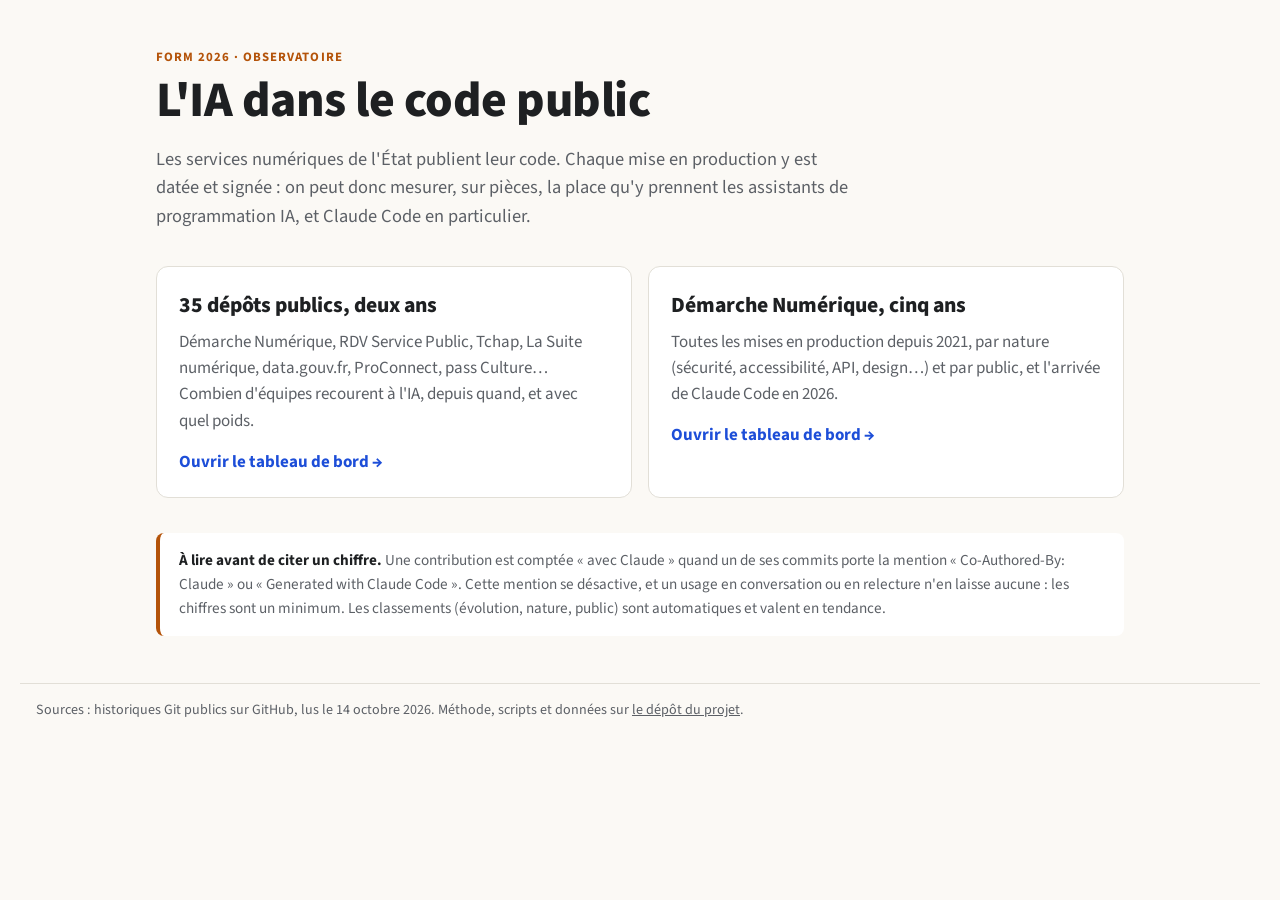
<file: docs/index.html>
<!doctype html>
<html lang="fr">
<head>
<meta charset="utf-8">
<meta name="viewport" content="width=device-width, initial-scale=1">
<title>L'IA dans le code public</title>
<meta name="description" content="Observatoire de la place des assistants de programmation IA, et de Claude Code en particulier, dans les dépôts open source des services numériques de l'État.">
<link rel="preconnect" href="https://fonts.googleapis.com">
<link rel="preconnect" href="https://fonts.gstatic.com" crossorigin>
<link href="https://fonts.googleapis.com/css2?family=Source+Sans+3:wght@400;600;700;800&display=swap" rel="stylesheet">
<link rel="stylesheet" href="assets/form26.css">
<style>
  :root{--admin:#1d4ed8;--accent:#b45309;--usager:#15803d}
  @media (prefers-color-scheme: dark){:root{--admin:#60a5fa;--accent:#f59e0b;--usager:#4ade80}}
  main{max-width:1000px;margin:0 auto;padding:3rem 16px 2rem}
  .eyebrow{font-size:.8rem;font-weight:700;letter-spacing:.08em;text-transform:uppercase;color:var(--accent);margin:0 0 .4rem}
  h1{font-weight:800;line-height:1.1;font-size:clamp(2rem,4.6vw,3.1rem);margin:0 0 1rem;letter-spacing:-.01em}
  .lede{font-size:1.15rem;color:var(--muted);max-width:44rem;margin:0 0 2.2rem}
  .cards{display:grid;grid-template-columns:repeat(auto-fit,minmax(min(100%,22rem),1fr));gap:1rem}
  .card{display:block;background:var(--surface);border:1px solid var(--line);border-radius:12px;padding:1.4rem;color:inherit;text-decoration:none;transition:border-color .2s}
  .card:hover{border-color:var(--accent)}
  .card h2{font-weight:800;font-size:1.35rem;margin:0 0 .4rem}
  .card p{margin:0;color:var(--muted)}
  .card .go{display:inline-block;margin-top:.9rem;font-weight:700;color:var(--admin)}
  .warn{margin-top:2.2rem;background:var(--surface);border-left:4px solid var(--accent);border-radius:8px;padding:1rem 1.2rem;color:var(--muted);font-size:.95rem}
  .warn b{color:var(--ink)}
</style>
</head>
<body>
<main>
  <p class="eyebrow">FORM 2026 · Observatoire</p>
  <h1>L'IA dans le code public</h1>
  <p class="lede">Les services numériques de l'État publient leur code. Chaque mise en production y est datée et signée : on peut donc mesurer, sur pièces, la place qu'y prennent les assistants de programmation IA, et Claude Code en particulier.</p>
  <div class="cards">
    <a class="card" href="services-publics/">
      <h2>35 dépôts publics, deux ans</h2>
      <p>Démarche Numérique, RDV Service Public, Tchap, La Suite numérique, data.gouv.fr, ProConnect, pass Culture… Combien d'équipes recourent à l'IA, depuis quand, et avec quel poids.</p>
      <span class="go">Ouvrir le tableau de bord →</span>
    </a>
    <a class="card" href="demarche-numerique/">
      <h2>Démarche Numérique, cinq ans</h2>
      <p>Toutes les mises en production depuis 2021, par nature (sécurité, accessibilité, API, design…) et par public, et l'arrivée de Claude Code en 2026.</p>
      <span class="go">Ouvrir le tableau de bord →</span>
    </a>
  </div>
  <p class="warn"><b>À lire avant de citer un chiffre.</b> Une contribution est comptée « avec Claude » quand un de ses commits porte la mention « Co-Authored-By: Claude » ou « Generated with Claude Code ». Cette mention se désactive, et un usage en conversation ou en relecture n'en laisse aucune : les chiffres sont un minimum. Les classements (évolution, nature, public) sont automatiques et valent en tendance.</p>
</main>
<footer class="site-foot">Sources : historiques Git publics sur GitHub, lus le 14 octobre 2026. Méthode, scripts et données sur <a href="https://github.com/emsnytech/ia-code-public">le dépôt du projet</a>.</footer>
</body>
</html>
</file>
<file: docs/assets/form26.css>
/* Charte FORM 2026 — Source Sans 3, fond papier, bleu administration, vert usager, ambre accent */
:root{
  --ink:#1e2022;--muted:#5c6066;--paper:#fbf9f5;--surface:#ffffff;--line:#e2dfd7;
  --cds-gap-xs:.25rem;--cds-gap-sm:.5rem;--cds-gap-md:1rem;--cds-gap-lg:1.5rem;--cds-gap-xl:2.25rem;
  --cds-pad-xs:.25rem;--cds-pad-sm:.5rem;--cds-pad-md:.85rem;--cds-pad-lg:1.25rem;--cds-pad-xl:2rem;
  --cds-font-size-caption:.85rem;--cds-font-size-body:1rem;--cds-font-size-heading:1.2rem;--cds-font-size-title:2.1rem;
  --cds-font-weight-medium:700;--cds-dur-slow:.35s;--cds-ease-out:cubic-bezier(.2,.8,.2,1);
  --cds-shadow-popover:0 6px 24px rgba(0,0,0,.12);
}
@media (prefers-color-scheme: dark){:root{--ink:#f3f4f6;--muted:#9ca3af;--paper:#18181b;--surface:#27272a;--line:#3f3f46;--cds-shadow-popover:0 6px 24px rgba(0,0,0,.5)}}
*{box-sizing:border-box}
body{margin:0;background:var(--paper);color:var(--ink);font:17px/1.55 "Source Sans 3",system-ui,-apple-system,"Segoe UI",sans-serif}
#dash-root{max-width:1240px;margin:0 auto;padding:1.5rem 16px 3rem}
#dash-root > .dn, #dash-root > .cx{padding:0!important;background:transparent!important}
.site-nav{display:flex;gap:1rem;flex-wrap:wrap;align-items:center;font-size:.9rem;margin-bottom:1rem;color:var(--muted)}
.site-nav a{color:#1d4ed8;text-decoration:none;font-weight:600}
@media (prefers-color-scheme: dark){.site-nav a{color:#60a5fa}}
.site-foot{max-width:1240px;margin:0 auto;padding:1rem 16px 2.5rem;border-top:1px solid var(--line);font-size:.88rem;color:var(--muted)}
.site-foot a{color:inherit}
.dash-skeleton{color:transparent!important;background:linear-gradient(90deg,var(--line),transparent);border-radius:6px;min-width:3rem}
</file>
